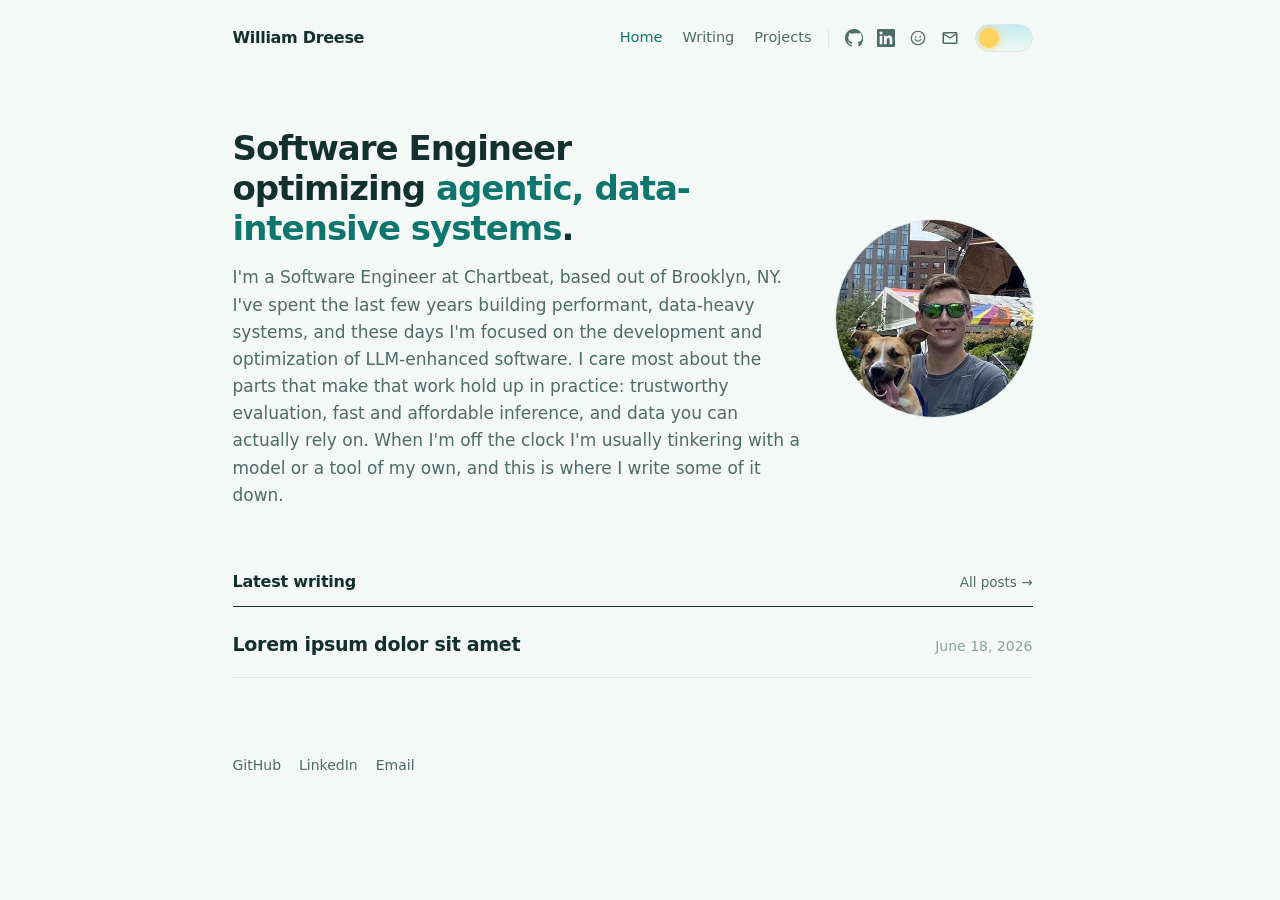
<file: index.html>
<!DOCTYPE html>
<html lang="en">
<head>
<meta charset="UTF-8">
<meta name="viewport" content="width=device-width, initial-scale=1">
<title>William Dreese</title>
<meta name="description" content="William Dreese — software engineer (ML) at Chartbeat. Agentic & LLM systems, evaluation, high-throughput data. Writing and projects.">
<script>(function(){try{var t=localStorage.getItem('theme')||(matchMedia('(prefers-color-scheme: dark)').matches?'dark':'light');document.documentElement.setAttribute('data-theme',t);}catch(e){}})();</script>
<link rel="stylesheet" href="style.css">
  <link rel="icon" href="/favicon.svg" type="image/svg+xml">
</head>
<body>
<div class="wrap">

  <header class="masthead">
    <a href="index.html" class="word">William Dreese</a>
    <div class="menu">
      <nav>
        <a href="index.html" class="on">Home</a>
        <a href="blog.html">Writing</a>
        <a href="projects.html">Projects</a>
      </nav>
      <span class="sep" aria-hidden="true"></span>
      <div class="icons">
        <a href="https://github.com/dreeseaw" target="_blank" rel="noopener" aria-label="GitHub"><svg viewBox="0 0 16 16" fill="currentColor" aria-hidden="true"><path d="M8 0C3.58 0 0 3.58 0 8c0 3.54 2.29 6.53 5.47 7.59.4.07.55-.17.55-.38 0-.19-.01-.82-.01-1.49-2.01.37-2.53-.49-2.69-.94-.09-.23-.48-.94-.82-1.13-.28-.15-.68-.52-.01-.53.63-.01 1.08.58 1.23.82.72 1.21 1.87.87 2.33.66.07-.52.28-.87.51-1.07-1.78-.2-3.64-.89-3.64-3.95 0-.87.31-1.59.82-2.15-.08-.2-.36-1.02.08-2.12 0 0 .67-.21 2.2.82a7.6 7.6 0 014-.27c.68 0 1.36.09 2 .27 1.53-1.04 2.2-.82 2.2-.82.44 1.1.16 1.92.08 2.12.51.56.82 1.27.82 2.15 0 3.07-1.87 3.75-3.65 3.95.29.25.54.73.54 1.48 0 1.07-.01 1.93-.01 2.2 0 .21.15.46.55.38A8.01 8.01 0 0016 8c0-4.42-3.58-8-8-8z"/></svg></a>
        <a href="https://www.linkedin.com/in/william-dreese" target="_blank" rel="noopener" aria-label="LinkedIn"><svg viewBox="0 0 24 24" fill="currentColor" aria-hidden="true"><path d="M20.45 20.45h-3.56v-5.57c0-1.33-.03-3.04-1.85-3.04-1.86 0-2.14 1.45-2.14 2.94v5.67H9.35V9h3.41v1.56h.05c.48-.9 1.64-1.85 3.37-1.85 3.6 0 4.27 2.37 4.27 5.46v6.28zM5.34 7.43a2.06 2.06 0 11-.01-4.13 2.06 2.06 0 01.01 4.13zM7.12 20.45H3.56V9h3.56v11.45zM22.22 0H1.77C.8 0 0 .78 0 1.73v20.54C0 23.22.8 24 1.77 24h20.45c.98 0 1.78-.78 1.78-1.73V1.73C24 .78 23.2 0 22.22 0z"/></svg></a>
        <a href="https://huggingface.co/dreeseaw" target="_blank" rel="noopener" aria-label="Hugging Face"><svg viewBox="0 0 24 24" fill="none" stroke="currentColor" stroke-width="1.6" aria-hidden="true"><circle cx="12" cy="12" r="9"/><circle cx="9" cy="10.5" r="1.1" fill="currentColor" stroke="none"/><circle cx="15" cy="10.5" r="1.1" fill="currentColor" stroke="none"/><path d="M8 14c1 1.4 2.4 2.1 4 2.1s3-.7 4-2.1" stroke-linecap="round"/></svg></a>
        <a href="mailto:wdreese123@gmail.com" aria-label="Email"><svg viewBox="0 0 24 24" fill="currentColor" aria-hidden="true"><path d="M22 6c0-1.1-.9-2-2-2H4c-1.1 0-2 .9-2 2v12c0 1.1.9 2 2 2h16c1.1 0 2-.9 2-2V6zm-2 0l-8 5L4 6h16zm0 12H4V8l8 5 8-5v10z"/></svg></a>
      </div>
      <button class="sky" type="button" role="switch" aria-label="Toggle dark mode" onclick="toggleTheme()"><span class="star s1"></span><span class="star s2"></span><span class="star s3"></span><span class="orb"></span></button>
    </div>
  </header>

  <div class="hero">
    <div class="hero-text">
      <h1 class="statement">Software Engineer optimizing <em>agentic, data-intensive systems</em>.</h1>
      <p class="sub">I'm a Software Engineer at Chartbeat, based out of Brooklyn, NY. I've spent the last few years
      building performant, data-heavy systems, and these days I'm focused on the development and optimization of
      LLM-enhanced software. I care most about the parts that make that work hold up in practice: trustworthy
      evaluation, fast and affordable inference, and data you can actually rely on. When I'm off the clock I'm
      usually tinkering with a model or a tool of my own, and this is where I write some of it down.</p>
    </div>
    <img class="face" src="images/gh-avatar.jpg" alt="William Dreese">
  </div>

  <section class="block">
    <div class="block-title"><h2>Latest writing</h2><a class="all" href="blog.html">All posts →</a></div>
    <ul class="rows">
      <li class="row">
        <a class="t" href="posts/just-html.html">Lorem ipsum dolor sit amet</a>
        <span class="date">June 18, 2026</span>
      </li>
    </ul>
  </section>

  <footer>
    <a href="https://github.com/dreeseaw" target="_blank" rel="noopener">GitHub</a>
    <a href="https://www.linkedin.com/in/william-dreese" target="_blank" rel="noopener">LinkedIn</a>
    <a href="mailto:wdreese123@gmail.com">Email</a>
  </footer>

</div>
<script>function toggleTheme(){var h=document.documentElement;var t=h.getAttribute('data-theme')==='dark'?'light':'dark';h.setAttribute('data-theme',t);try{localStorage.setItem('theme',t);}catch(e){}}</script>
</body>
</html>
</file>
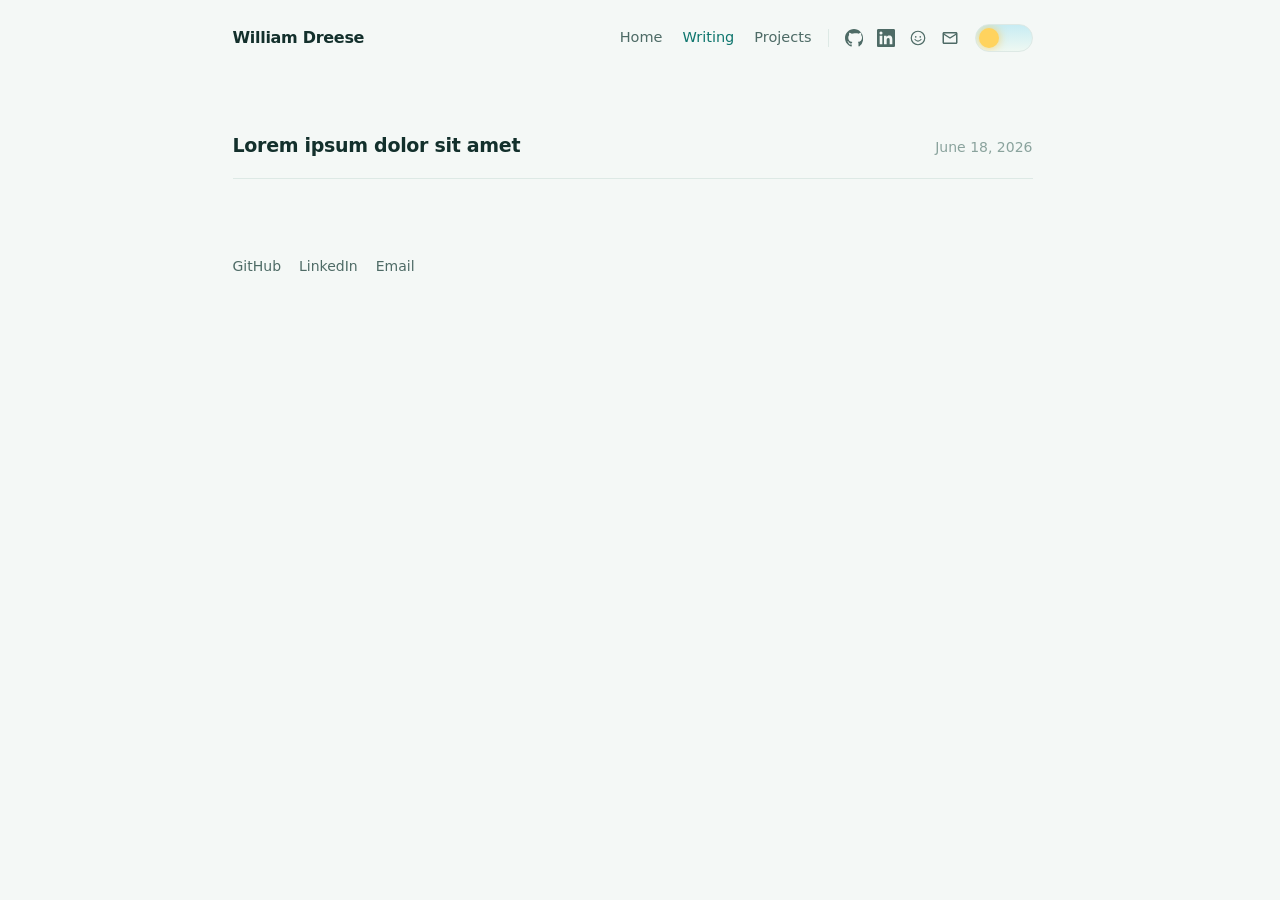
<file: blog.html>
<!DOCTYPE html>
<html lang="en">
<head>
<meta charset="UTF-8">
<meta name="viewport" content="width=device-width, initial-scale=1">
<title>Writing · William Dreese</title>
<script>(function(){try{var t=localStorage.getItem('theme')||(matchMedia('(prefers-color-scheme: dark)').matches?'dark':'light');document.documentElement.setAttribute('data-theme',t);}catch(e){}})();</script>
<link rel="stylesheet" href="style.css">
  <link rel="icon" href="/favicon.svg" type="image/svg+xml">
</head>
<body>
<div class="wrap">

  <header class="masthead">
    <a href="index.html" class="word">William Dreese</a>
        <div class="menu">
      <nav>
        <a href="index.html">Home</a>
        <a href="blog.html" class="on">Writing</a>
        <a href="projects.html">Projects</a>
      </nav>
      <span class="sep" aria-hidden="true"></span>
      <div class="icons">
        <a href="https://github.com/dreeseaw" target="_blank" rel="noopener" aria-label="GitHub"><svg viewBox="0 0 16 16" fill="currentColor" aria-hidden="true"><path d="M8 0C3.58 0 0 3.58 0 8c0 3.54 2.29 6.53 5.47 7.59.4.07.55-.17.55-.38 0-.19-.01-.82-.01-1.49-2.01.37-2.53-.49-2.69-.94-.09-.23-.48-.94-.82-1.13-.28-.15-.68-.52-.01-.53.63-.01 1.08.58 1.23.82.72 1.21 1.87.87 2.33.66.07-.52.28-.87.51-1.07-1.78-.2-3.64-.89-3.64-3.95 0-.87.31-1.59.82-2.15-.08-.2-.36-1.02.08-2.12 0 0 .67-.21 2.2.82a7.6 7.6 0 014-.27c.68 0 1.36.09 2 .27 1.53-1.04 2.2-.82 2.2-.82.44 1.1.16 1.92.08 2.12.51.56.82 1.27.82 2.15 0 3.07-1.87 3.75-3.65 3.95.29.25.54.73.54 1.48 0 1.07-.01 1.93-.01 2.2 0 .21.15.46.55.38A8.01 8.01 0 0016 8c0-4.42-3.58-8-8-8z"/></svg></a>
        <a href="https://www.linkedin.com/in/william-dreese" target="_blank" rel="noopener" aria-label="LinkedIn"><svg viewBox="0 0 24 24" fill="currentColor" aria-hidden="true"><path d="M20.45 20.45h-3.56v-5.57c0-1.33-.03-3.04-1.85-3.04-1.86 0-2.14 1.45-2.14 2.94v5.67H9.35V9h3.41v1.56h.05c.48-.9 1.64-1.85 3.37-1.85 3.6 0 4.27 2.37 4.27 5.46v6.28zM5.34 7.43a2.06 2.06 0 11-.01-4.13 2.06 2.06 0 01.01 4.13zM7.12 20.45H3.56V9h3.56v11.45zM22.22 0H1.77C.8 0 0 .78 0 1.73v20.54C0 23.22.8 24 1.77 24h20.45c.98 0 1.78-.78 1.78-1.73V1.73C24 .78 23.2 0 22.22 0z"/></svg></a>
        <a href="https://huggingface.co/dreeseaw" target="_blank" rel="noopener" aria-label="Hugging Face"><svg viewBox="0 0 24 24" fill="none" stroke="currentColor" stroke-width="1.6" aria-hidden="true"><circle cx="12" cy="12" r="9"/><circle cx="9" cy="10.5" r="1.1" fill="currentColor" stroke="none"/><circle cx="15" cy="10.5" r="1.1" fill="currentColor" stroke="none"/><path d="M8 14c1 1.4 2.4 2.1 4 2.1s3-.7 4-2.1" stroke-linecap="round"/></svg></a>
        <a href="mailto:wdreese123@gmail.com" aria-label="Email"><svg viewBox="0 0 24 24" fill="currentColor" aria-hidden="true"><path d="M22 6c0-1.1-.9-2-2-2H4c-1.1 0-2 .9-2 2v12c0 1.1.9 2 2 2h16c1.1 0 2-.9 2-2V6zm-2 0l-8 5L4 6h16zm0 12H4V8l8 5 8-5v10z"/></svg></a>
      </div>
      <button class="sky" type="button" role="switch" aria-label="Toggle dark mode" onclick="toggleTheme()"><span class="star s1"></span><span class="star s2"></span><span class="star s3"></span><span class="orb"></span></button>
    </div>
  </header>

  <section class="block" style="margin-top:40px">
    <ul class="rows">
      <li class="row">
        <a class="t" href="posts/just-html.html">Lorem ipsum dolor sit amet</a>
        <span class="date">June 18, 2026</span>
      </li>
    </ul>
  </section>

  <footer>
    <a href="https://github.com/dreeseaw" target="_blank" rel="noopener">GitHub</a>
    <a href="https://www.linkedin.com/in/william-dreese" target="_blank" rel="noopener">LinkedIn</a>
    <a href="mailto:wdreese123@gmail.com">Email</a>
  </footer>

</div>
<script>function toggleTheme(){var h=document.documentElement;var t=h.getAttribute('data-theme')==='dark'?'light':'dark';h.setAttribute('data-theme',t);try{localStorage.setItem('theme',t);}catch(e){}}</script>
</body>
</html>
</file>
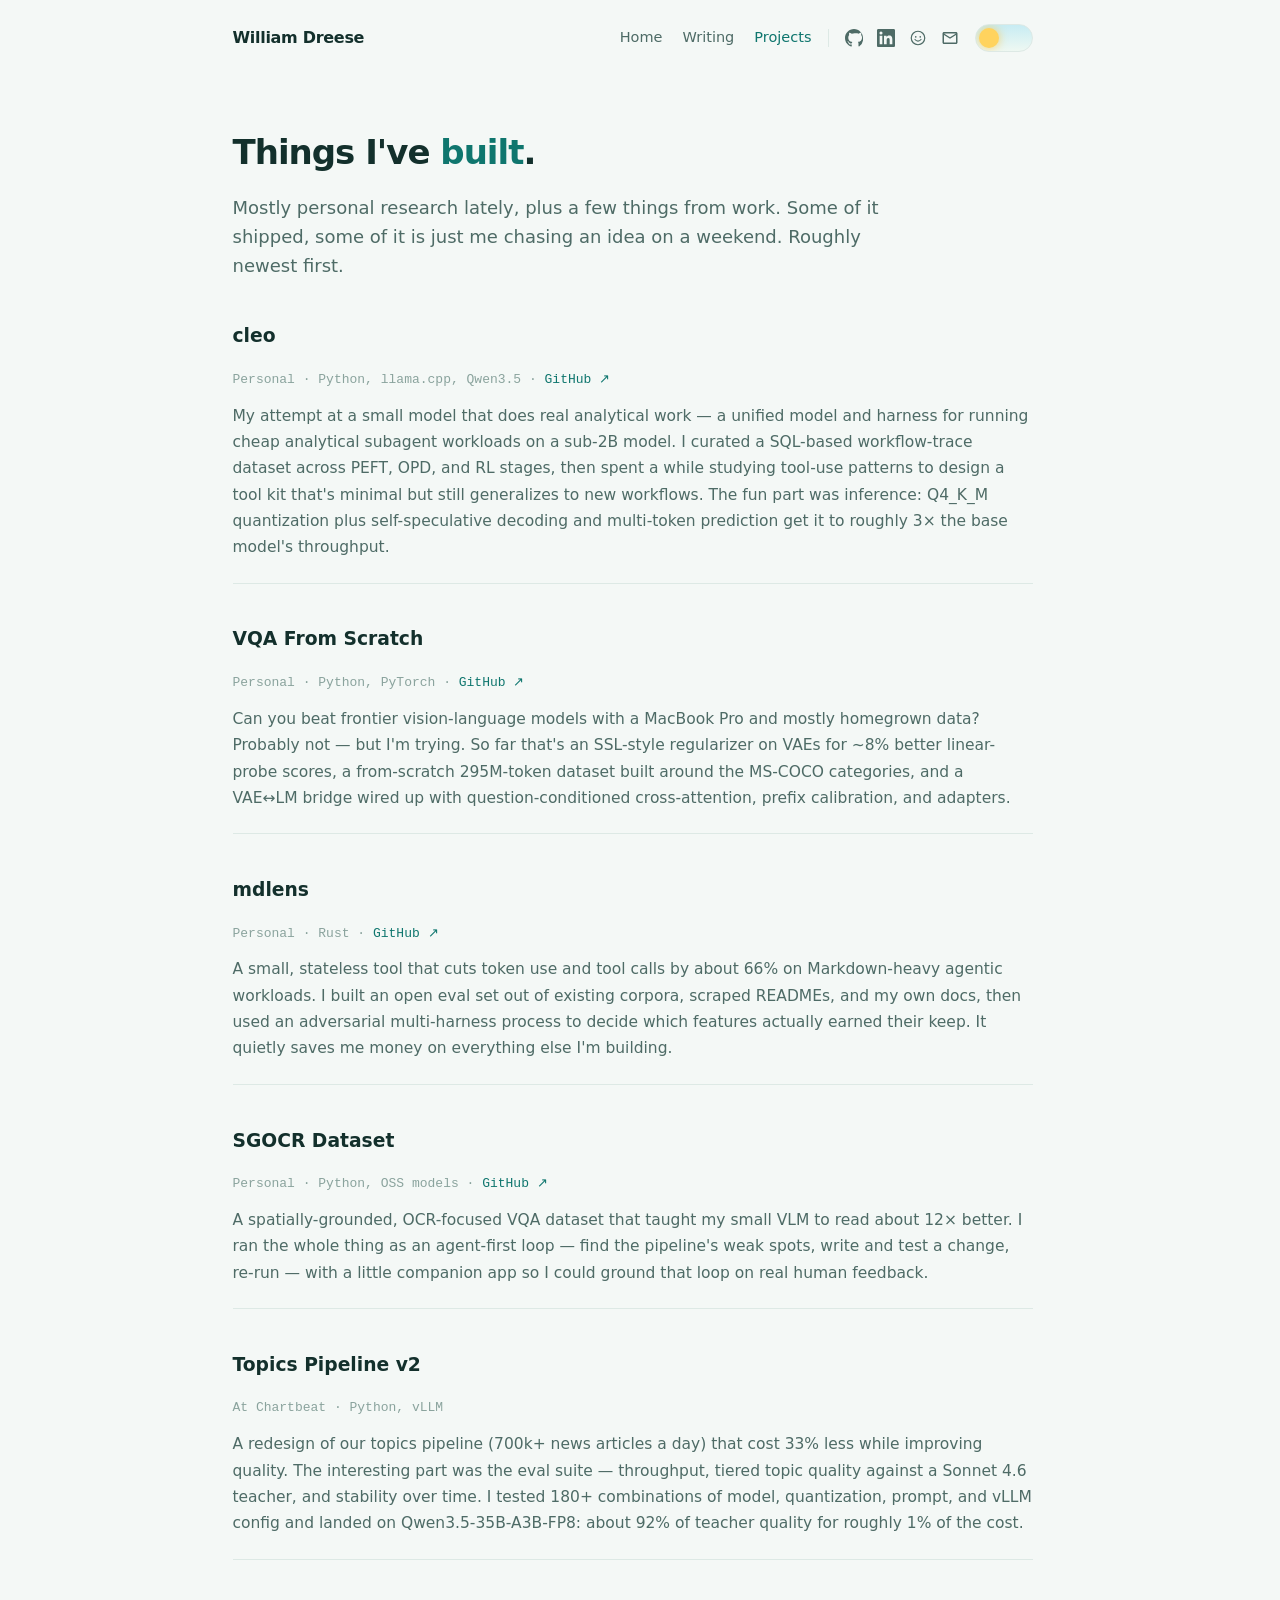
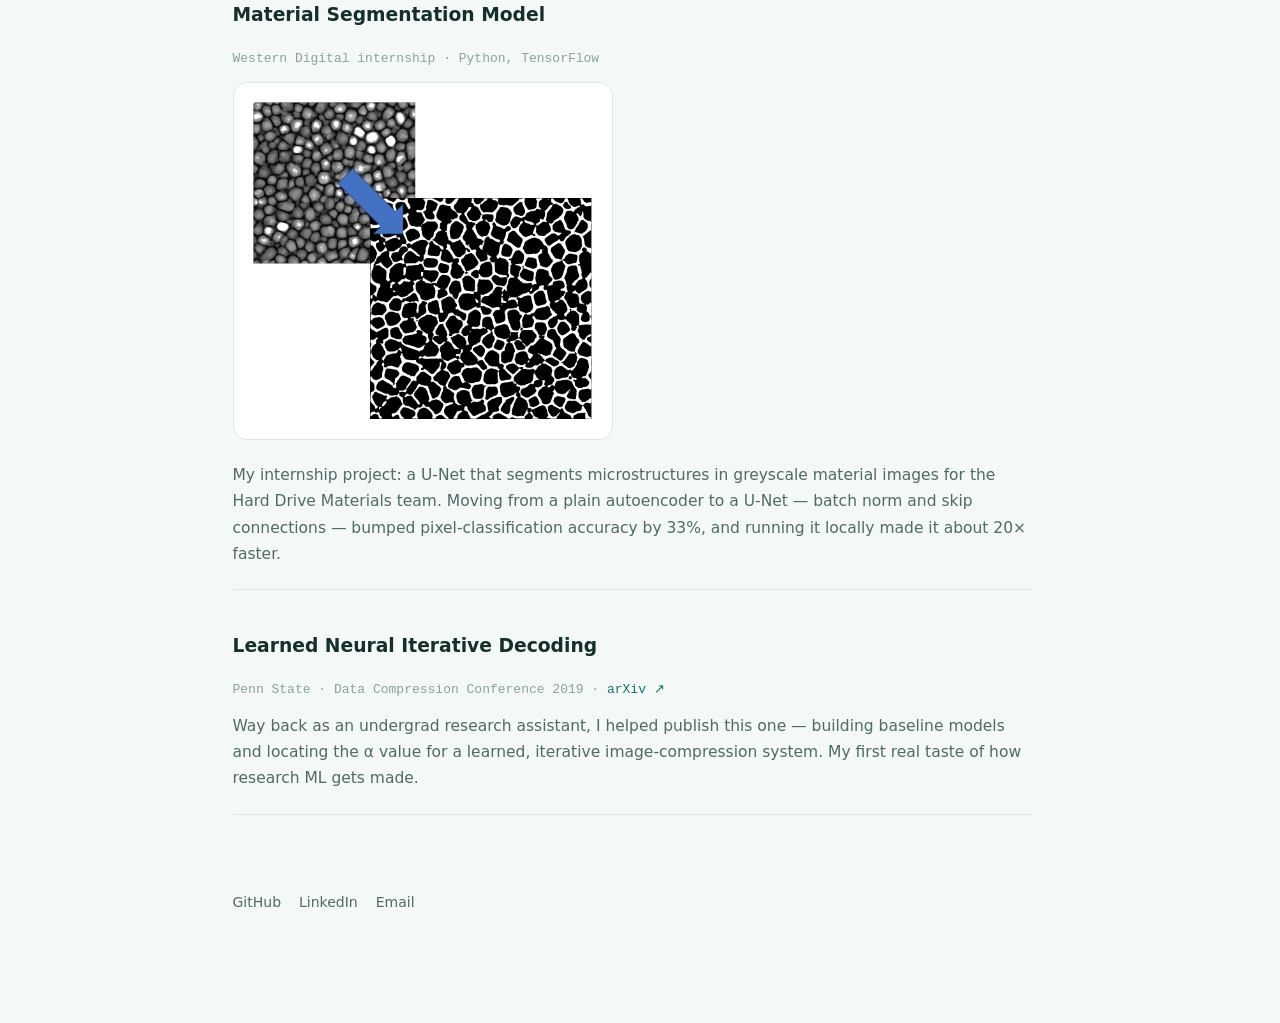
<file: projects.html>
<!DOCTYPE html>
<html lang="en">
<head>
<meta charset="UTF-8">
<meta name="viewport" content="width=device-width, initial-scale=1">
<title>Projects · William Dreese</title>
<meta name="description" content="Projects by William Dreese — agentic/LLM tooling, vision-language research, and high-throughput systems.">
<script>(function(){try{var t=localStorage.getItem('theme')||(matchMedia('(prefers-color-scheme: dark)').matches?'dark':'light');document.documentElement.setAttribute('data-theme',t);}catch(e){}})();</script>
<link rel="stylesheet" href="style.css">
  <link rel="icon" href="/favicon.svg" type="image/svg+xml">
</head>
<body>
<div class="wrap">

  <header class="masthead">
    <a href="index.html" class="word">William Dreese</a>
        <div class="menu">
      <nav>
        <a href="index.html">Home</a>
        <a href="blog.html">Writing</a>
        <a href="projects.html" class="on">Projects</a>
      </nav>
      <span class="sep" aria-hidden="true"></span>
      <div class="icons">
        <a href="https://github.com/dreeseaw" target="_blank" rel="noopener" aria-label="GitHub"><svg viewBox="0 0 16 16" fill="currentColor" aria-hidden="true"><path d="M8 0C3.58 0 0 3.58 0 8c0 3.54 2.29 6.53 5.47 7.59.4.07.55-.17.55-.38 0-.19-.01-.82-.01-1.49-2.01.37-2.53-.49-2.69-.94-.09-.23-.48-.94-.82-1.13-.28-.15-.68-.52-.01-.53.63-.01 1.08.58 1.23.82.72 1.21 1.87.87 2.33.66.07-.52.28-.87.51-1.07-1.78-.2-3.64-.89-3.64-3.95 0-.87.31-1.59.82-2.15-.08-.2-.36-1.02.08-2.12 0 0 .67-.21 2.2.82a7.6 7.6 0 014-.27c.68 0 1.36.09 2 .27 1.53-1.04 2.2-.82 2.2-.82.44 1.1.16 1.92.08 2.12.51.56.82 1.27.82 2.15 0 3.07-1.87 3.75-3.65 3.95.29.25.54.73.54 1.48 0 1.07-.01 1.93-.01 2.2 0 .21.15.46.55.38A8.01 8.01 0 0016 8c0-4.42-3.58-8-8-8z"/></svg></a>
        <a href="https://www.linkedin.com/in/william-dreese" target="_blank" rel="noopener" aria-label="LinkedIn"><svg viewBox="0 0 24 24" fill="currentColor" aria-hidden="true"><path d="M20.45 20.45h-3.56v-5.57c0-1.33-.03-3.04-1.85-3.04-1.86 0-2.14 1.45-2.14 2.94v5.67H9.35V9h3.41v1.56h.05c.48-.9 1.64-1.85 3.37-1.85 3.6 0 4.27 2.37 4.27 5.46v6.28zM5.34 7.43a2.06 2.06 0 11-.01-4.13 2.06 2.06 0 01.01 4.13zM7.12 20.45H3.56V9h3.56v11.45zM22.22 0H1.77C.8 0 0 .78 0 1.73v20.54C0 23.22.8 24 1.77 24h20.45c.98 0 1.78-.78 1.78-1.73V1.73C24 .78 23.2 0 22.22 0z"/></svg></a>
        <a href="https://huggingface.co/dreeseaw" target="_blank" rel="noopener" aria-label="Hugging Face"><svg viewBox="0 0 24 24" fill="none" stroke="currentColor" stroke-width="1.6" aria-hidden="true"><circle cx="12" cy="12" r="9"/><circle cx="9" cy="10.5" r="1.1" fill="currentColor" stroke="none"/><circle cx="15" cy="10.5" r="1.1" fill="currentColor" stroke="none"/><path d="M8 14c1 1.4 2.4 2.1 4 2.1s3-.7 4-2.1" stroke-linecap="round"/></svg></a>
        <a href="mailto:wdreese123@gmail.com" aria-label="Email"><svg viewBox="0 0 24 24" fill="currentColor" aria-hidden="true"><path d="M22 6c0-1.1-.9-2-2-2H4c-1.1 0-2 .9-2 2v12c0 1.1.9 2 2 2h16c1.1 0 2-.9 2-2V6zm-2 0l-8 5L4 6h16zm0 12H4V8l8 5 8-5v10z"/></svg></a>
      </div>
      <button class="sky" type="button" role="switch" aria-label="Toggle dark mode" onclick="toggleTheme()"><span class="star s1"></span><span class="star s2"></span><span class="star s3"></span><span class="orb"></span></button>
    </div>
  </header>

  <h1 class="statement">Things I've <em>built</em>.</h1>
  <p class="lead">Mostly personal research lately, plus a few things from work. Some of it shipped, some of it is
  just me chasing an idea on a weekend. Roughly newest first.</p>

  <div class="proj">
    <h3>cleo</h3>
    <p class="meta">Personal · Python, llama.cpp, Qwen3.5 · <a href="https://github.com/dreeseaw" target="_blank" rel="noopener">GitHub ↗</a></p>
    <p class="desc">My attempt at a small model that does real analytical work — a unified model and harness for
    running cheap analytical subagent workloads on a sub-2B model. I curated a SQL-based workflow-trace dataset
    across PEFT, OPD, and RL stages, then spent a while studying tool-use patterns to design a tool kit that's
    minimal but still generalizes to new workflows. The fun part was inference: Q4_K_M quantization plus
    self-speculative decoding and multi-token prediction get it to roughly 3× the base model's throughput.</p>
  </div>

  <div class="proj">
    <h3>VQA From Scratch</h3>
    <p class="meta">Personal · Python, PyTorch · <a href="https://github.com/dreeseaw" target="_blank" rel="noopener">GitHub ↗</a></p>
    <p class="desc">Can you beat frontier vision-language models with a MacBook Pro and mostly homegrown data?
    Probably not — but I'm trying. So far that's an SSL-style regularizer on VAEs for ~8% better linear-probe
    scores, a from-scratch 295M-token dataset built around the MS-COCO categories, and a VAE↔LM bridge wired up
    with question-conditioned cross-attention, prefix calibration, and adapters.</p>
  </div>

  <div class="proj">
    <h3>mdlens</h3>
    <p class="meta">Personal · Rust · <a href="https://github.com/dreeseaw" target="_blank" rel="noopener">GitHub ↗</a></p>
    <p class="desc">A small, stateless tool that cuts token use and tool calls by about 66% on Markdown-heavy
    agentic workloads. I built an open eval set out of existing corpora, scraped READMEs, and my own docs, then
    used an adversarial multi-harness process to decide which features actually earned their keep. It quietly
    saves me money on everything else I'm building.</p>
  </div>

  <div class="proj">
    <h3>SGOCR Dataset</h3>
    <p class="meta">Personal · Python, OSS models · <a href="https://github.com/dreeseaw" target="_blank" rel="noopener">GitHub ↗</a></p>
    <p class="desc">A spatially-grounded, OCR-focused VQA dataset that taught my small VLM to read about 12×
    better. I ran the whole thing as an agent-first loop — find the pipeline's weak spots, write and test a
    change, re-run — with a little companion app so I could ground that loop on real human feedback.</p>
  </div>

  <div class="proj">
    <h3>Topics Pipeline v2</h3>
    <p class="meta">At Chartbeat · Python, vLLM</p>
    <p class="desc">A redesign of our topics pipeline (700k+ news articles a day) that cost 33% less while
    improving quality. The interesting part was the eval suite — throughput, tiered topic quality against a
    Sonnet 4.6 teacher, and stability over time. I tested 180+ combinations of model, quantization, prompt, and
    vLLM config and landed on Qwen3.5-35B-A3B-FP8: about 92% of teacher quality for roughly 1% of the cost.</p>
  </div>

  <div class="proj">
    <h3>Material Segmentation Model</h3>
    <p class="meta">Western Digital internship · Python, TensorFlow</p>
    <div class="shot-wrap" style="margin-top:6px;max-width:380px">
      <img class="shot" src="images/microapp_trans.png" alt="Grain segmentation: greyscale input and the model's separated grain/background output">
    </div>
    <p class="desc">My internship project: a U-Net that segments microstructures in greyscale material images for
    the Hard Drive Materials team. Moving from a plain autoencoder to a U-Net — batch norm and skip connections —
    bumped pixel-classification accuracy by 33%, and running it locally made it about 20× faster.</p>
  </div>

  <div class="proj">
    <h3>Learned Neural Iterative Decoding</h3>
    <p class="meta">Penn State · Data Compression Conference 2019 · <a href="https://arxiv.org/abs/1803.05863" target="_blank" rel="noopener">arXiv ↗</a></p>
    <p class="desc">Way back as an undergrad research assistant, I helped publish this one — building baseline
    models and locating the α value for a learned, iterative image-compression system. My first real taste of how
    research ML gets made.</p>
  </div>

  <footer>
    <a href="https://github.com/dreeseaw" target="_blank" rel="noopener">GitHub</a>
    <a href="https://www.linkedin.com/in/william-dreese" target="_blank" rel="noopener">LinkedIn</a>
    <a href="mailto:wdreese123@gmail.com">Email</a>
  </footer>

</div>
<script>function toggleTheme(){var h=document.documentElement;var t=h.getAttribute('data-theme')==='dark'?'light':'dark';h.setAttribute('data-theme',t);try{localStorage.setItem('theme',t);}catch(e){}}</script>
</body>
</html>
</file>
<file: style.css>
:root {
  --bg: #f4f8f6;
  --surface: #ffffff;
  --fg: #13302c;
  --muted: #4e6b66;
  --dim: #8aa39d;
  --line: #dde9e5;
  --accent: #0f766e;
  --pill-bg: #dcefe9;
  --pill-fg: #0b5e57;
  --maxw: 860px;
}
[data-theme="dark"] {
  --bg: #0b1413;
  --surface: #111d1b;
  --fg: #e7f0ed;
  --muted: #92aaa5;
  --dim: #557069;
  --line: #1d2c29;
  --accent: #5fd0c0;
  --pill-bg: #14302c;
  --pill-fg: #88e0d2;
}

* { box-sizing: border-box; }
html { color-scheme: light dark; scrollbar-gutter: stable; }

body {
  margin: 0;
  background: var(--bg);
  color: var(--fg);
  font-family: system-ui, -apple-system, "Segoe UI", "Helvetica Neue", Arial, sans-serif;
  font-size: 16px;
  line-height: 1.6;
  -webkit-font-smoothing: antialiased;
  transition: background .25s ease, color .25s ease;
}
.wrap { max-width: var(--maxw); margin: 0 auto; padding: 0 30px 110px; }
a { color: var(--fg); text-decoration: none; }

/* masthead */
.masthead { display: flex; flex-wrap: wrap; align-items: center; justify-content: space-between; gap: 12px 24px; padding: 24px 0 20px; }
.word { font-size: 16px; font-weight: 700; letter-spacing: -0.3px; }
.menu { display: flex; align-items: center; gap: 16px; flex-wrap: wrap; }
.menu nav { display: flex; gap: 20px; }
.menu nav a { color: var(--muted); font-size: 14.5px; }
.menu nav a:hover, .menu nav a.on { color: var(--accent); }

/* divider + social icons */
.sep { width: 1px; height: 18px; background: var(--line); flex: none; }
.icons { display: flex; align-items: center; gap: 14px; }
.icons a { color: var(--muted); display: inline-flex; line-height: 0; transition: color .15s, transform .15s; }
.icons a:hover { color: var(--accent); transform: translateY(-1px); }
.icons svg { width: 18px; height: 18px; display: block; }

/* day / night "sky" toggle */
.sky { position: relative; width: 58px; height: 28px; flex: none; border-radius: 999px; border: 1px solid var(--line); cursor: pointer; padding: 0; overflow: hidden; background: linear-gradient(180deg, #c7ecf3, #eef8f2); transition: background .4s ease, border-color .4s ease; }
.sky:hover { border-color: var(--accent); }
[data-theme="dark"] .sky { background: linear-gradient(180deg, #102338, #0b1413); }
.sky .orb { position: absolute; top: 3px; left: 3px; width: 20px; height: 20px; border-radius: 50%; background: #ffd35e; box-shadow: 0 0 10px rgba(255,196,60,.75); transition: transform .45s cubic-bezier(.34,1.56,.5,1), background .4s ease, box-shadow .4s ease; }
[data-theme="dark"] .sky .orb { transform: translateX(30px); background: #e9eef7; box-shadow: inset -6px -2px 0 0 #c3ccdd; }
.sky .star { position: absolute; width: 2px; height: 2px; border-radius: 50%; background: #fff; opacity: 0; transition: opacity .4s ease; }
.sky .star.s1 { top: 7px; left: 10px; }
.sky .star.s2 { top: 15px; left: 15px; }
.sky .star.s3 { top: 6px; left: 18px; }
[data-theme="dark"] .sky .star { opacity: .9; }
@media (prefers-reduced-motion: reduce) { .sky .orb { transition: none; } }

/* hero (home) */
.hero { display: flex; align-items: center; gap: 34px; margin: 56px 0 0; }
.hero-text { flex: 1; min-width: 0; }
.face { width: 197px; height: 197px; border-radius: 50%; object-fit: cover; flex: none; box-shadow: 0 0 0 1px var(--line); }

/* statement */
.statement { font-size: clamp(26px, 5.4vw, 34px); font-weight: 650; letter-spacing: -1px; line-height: 1.18; margin: 60px 0 18px; max-width: 20ch; }
.hero .statement { margin: 0 0 16px; }
.hero .sub { margin: 0; }
.statement em { font-style: normal; color: var(--accent); }
.sub { color: var(--muted); font-size: 17px; max-width: 58ch; margin: 0; }
.lead { font-size: 18px; color: var(--muted); max-width: 60ch; margin: 22px 0 0; line-height: 1.6; }

/* titled blocks */
.block { margin-top: 60px; }
.block-title { display: flex; align-items: baseline; justify-content: space-between; gap: 16px; border-bottom: 1px solid var(--fg); padding-bottom: 11px; margin-bottom: 4px; }
.block-title h2 { font-size: 16px; font-weight: 650; letter-spacing: -0.2px; margin: 0; }
.block-title .all { font-size: 13.5px; color: var(--muted); }
.block-title .all:hover { color: var(--accent); }

.rows { list-style: none; margin: 0; padding: 0; }
.row { display: flex; align-items: baseline; justify-content: space-between; gap: 18px; padding: 18px 0; border-bottom: 1px solid var(--line); }
.row .t { font-size: 19px; font-weight: 550; letter-spacing: -0.3px; transition: color .15s; }
.row:hover .t { color: var(--accent); }
.row .date { color: var(--dim); font-size: 14px; white-space: nowrap; flex: none; }

/* project entries */
.proj { padding: 22px 0; border-bottom: 1px solid var(--line); }
.proj-head { display: flex; align-items: baseline; justify-content: space-between; gap: 16px; }
.proj-head h3 { margin: 0; font-size: 18px; font-weight: 650; letter-spacing: -0.3px; }
.proj .year { color: var(--dim); font-size: 13px; font-family: ui-monospace, Menlo, monospace; white-space: nowrap; flex: none; }
.proj .role { color: var(--accent); font-size: 13.5px; margin: 4px 0 0; }
.proj .meta { font-family: ui-monospace, Menlo, monospace; color: var(--dim); font-size: 13px; margin: 5px 0 12px; }
.proj .meta a { color: var(--accent); }
.proj .meta a:hover { text-decoration: underline; text-underline-offset: 2px; }
.proj p.desc { margin: 10px 0 0; color: var(--muted); font-size: 15.5px; line-height: 1.7; }
.proj .desc a { text-decoration: underline; text-underline-offset: 2px; text-decoration-color: var(--dim); }

.tags { display: flex; flex-wrap: wrap; gap: 7px; margin-top: 13px; }
.tag { font-size: 12px; font-weight: 500; color: var(--pill-fg); background: var(--pill-bg); padding: 3px 10px; border-radius: 999px; letter-spacing: 0.2px; }

.links { display: flex; flex-wrap: wrap; gap: 16px; margin-top: 13px; }
.links a { font-size: 13.5px; color: var(--accent); }
.links a:hover { text-decoration: underline; text-underline-offset: 2px; }

/* featured project */
.feature { margin-top: 36px; padding-bottom: 6px; }
.feat-label { font-size: 12px; font-weight: 600; letter-spacing: 1px; text-transform: uppercase; color: var(--accent); margin: 0 0 14px; }
.shot-wrap { background: var(--surface); border: 1px solid var(--line); border-radius: 14px; padding: 18px; margin-bottom: 22px; }
.shot { width: 100%; display: block; border-radius: 7px; }
.feature h3 { font-size: 23px; font-weight: 650; letter-spacing: -0.5px; margin: 0 0 4px; }

footer { margin-top: 72px; padding-top: 4px; color: var(--dim); font-size: 14px; display: flex; gap: 18px; flex-wrap: wrap; }
footer a { color: var(--muted); }
footer a:hover { color: var(--accent); }

/* article */
.article { margin-top: 56px; }
.back { color: var(--muted); font-size: 14px; display: inline-block; margin-bottom: 30px; }
.back:hover { color: var(--accent); }
.article h1 { font-size: clamp(28px, 5vw, 34px); font-weight: 650; letter-spacing: -1px; line-height: 1.15; margin: 0 0 8px; }
.article .pmeta { font-family: ui-monospace, Menlo, monospace; color: var(--dim); font-size: 13px; margin-bottom: 38px; }
.article p { font-size: 17px; line-height: 1.72; margin: 0 0 18px; }
.article h2 { font-size: 20px; margin: 36px 0 12px; letter-spacing: -0.3px; }
.article blockquote { margin: 28px 0; padding: 4px 0 4px 22px; border-left: 3px solid var(--accent); color: var(--fg); font-style: italic; font-size: 18.5px; line-height: 1.55; }
.article code { font-family: ui-monospace, Menlo, monospace; font-size: 14px; background: var(--pill-bg); color: var(--pill-fg); padding: 2px 6px; border-radius: 5px; }
.article .codeblock { position: relative; margin: 24px auto; width: fit-content; max-width: 100%; }
.article .codeblock::before { content: attr(data-lang); position: absolute; top: 9px; right: 14px; z-index: 1; font-family: ui-monospace, Menlo, monospace; font-size: 11px; letter-spacing: 0.6px; text-transform: uppercase; color: #7c9a94; pointer-events: none; }
.article pre { background: #0c1917; color: #d6e4e0; padding: 18px; border-radius: 10px; overflow-x: auto; font-size: 13.5px; line-height: 1.6; border: 1px solid #173430; margin: 24px 0; }
.article .codeblock pre { margin: 0; padding-top: 32px; }
.article pre code { background: none; padding: 0; color: inherit; font-family: ui-monospace, Menlo, Consolas, monospace; }
.article pre code.hljs { background: transparent; padding: 0; color: inherit; }
.article a:not(.back) { text-decoration: underline; text-underline-offset: 3px; text-decoration-color: var(--dim); }
.article a:not(.back):hover { text-decoration-color: var(--accent); color: var(--accent); }
.article h3 { font-size: 17px; font-weight: 650; letter-spacing: -0.2px; margin: 30px 0 10px; }
.article strong { font-weight: 650; color: var(--fg); }
.article ul, .article ol { margin: 0 0 18px; padding-left: 24px; font-size: 17px; line-height: 1.7; }
.article li { margin: 7px 0; padding-left: 7px; }
.article ol { padding-left: 26px; }
.article li::marker { color: var(--accent); }
.article ul ul, .article ol ol { margin: 7px 0 0; }
.article hr { border: 0; border-top: 1px solid var(--line); margin: 40px 0; }
.article figure { margin: 30px auto; max-width: 560px; }
.article figure img { width: 100%; display: block; border: 1px solid var(--line); border-radius: 10px; background: var(--surface); }
.article figcaption { color: var(--dim); font-size: 13.5px; line-height: 1.5; margin-top: 10px; text-align: center; }
.article table { width: auto; max-width: 100%; border-collapse: collapse; margin: 26px auto; font-size: 15px; }
.article th, .article td { text-align: left; padding: 10px 14px; border-bottom: 1px solid var(--line); }
.article thead th { color: var(--muted); font-weight: 600; font-size: 12.5px; text-transform: uppercase; letter-spacing: 0.5px; border-bottom: 1px solid var(--fg); }
.article tbody tr:last-child td { border-bottom: 0; }
.article td.num { font-family: ui-monospace, Menlo, monospace; color: var(--accent); }

@media (max-width: 560px) {
  .masthead { gap: 14px; }
  .row .date { display: none; }
  .hero { flex-direction: column-reverse; align-items: flex-start; gap: 22px; }
}
</file>
